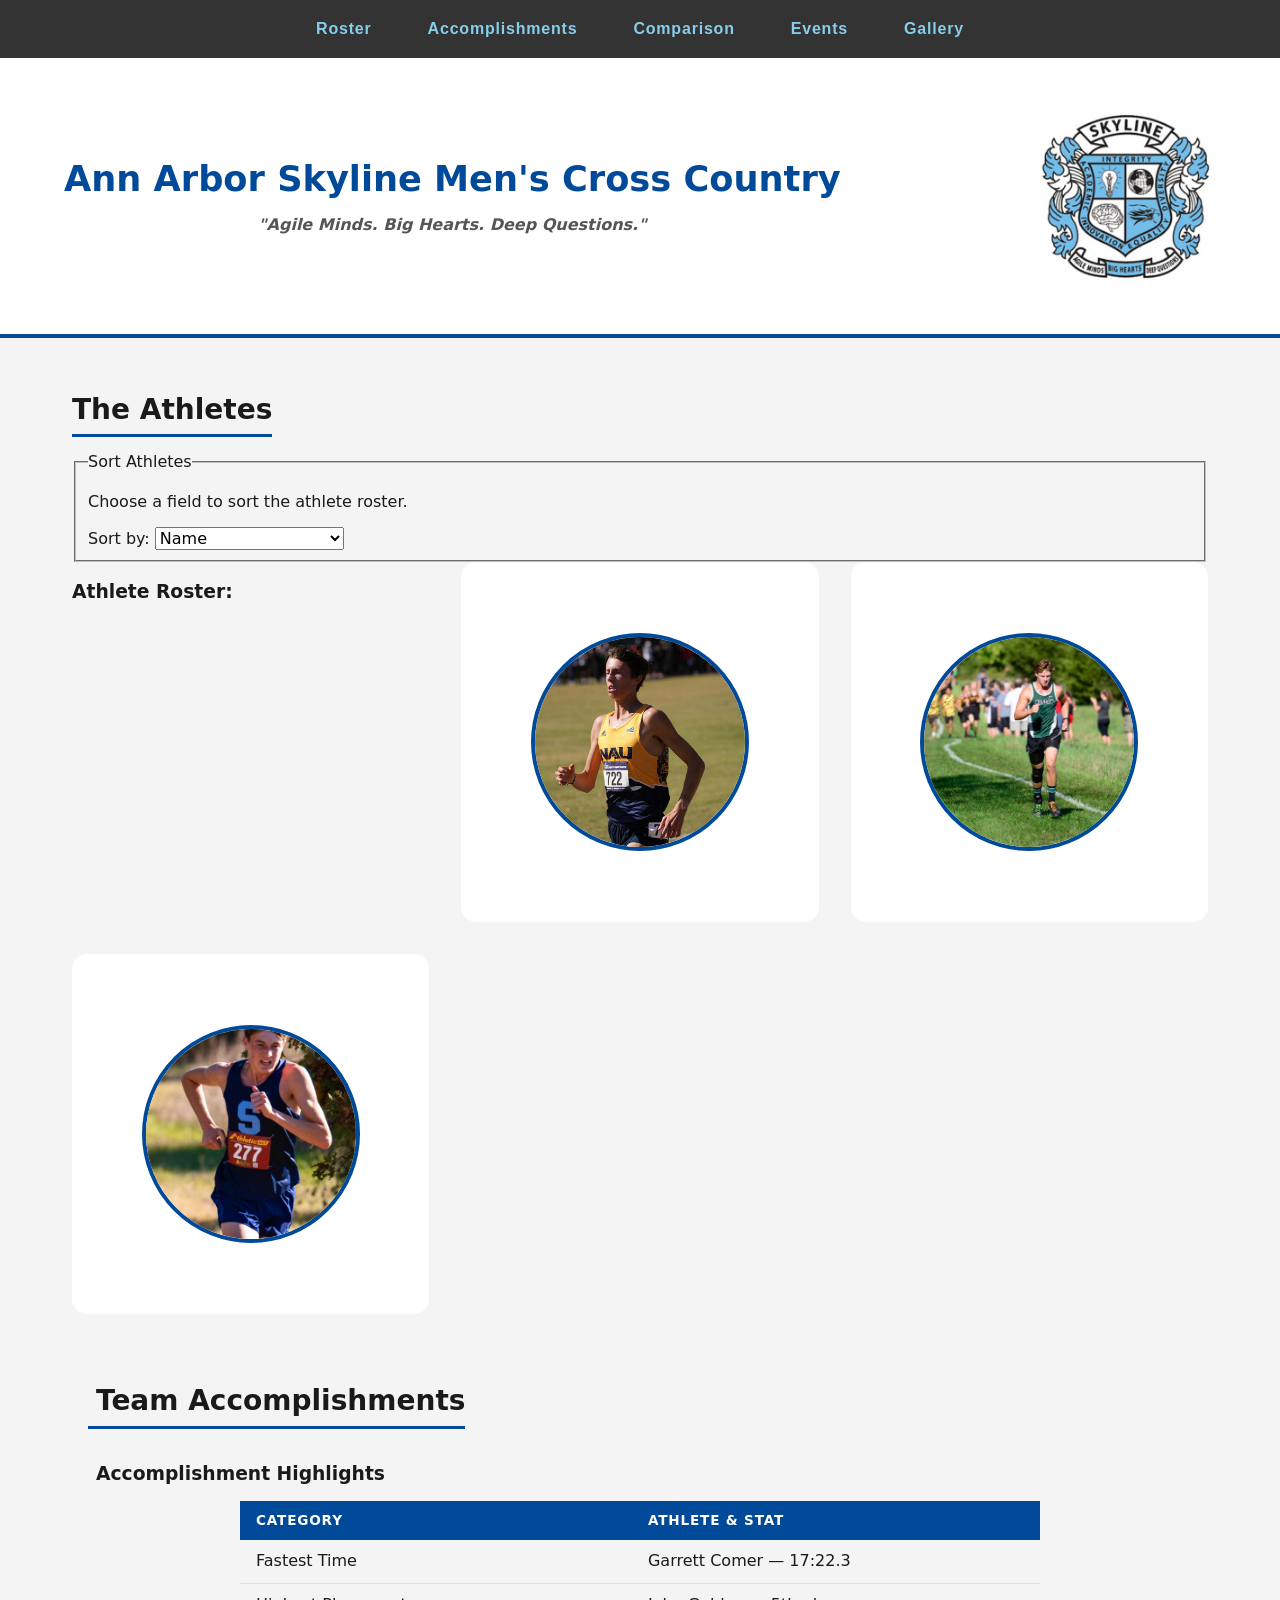
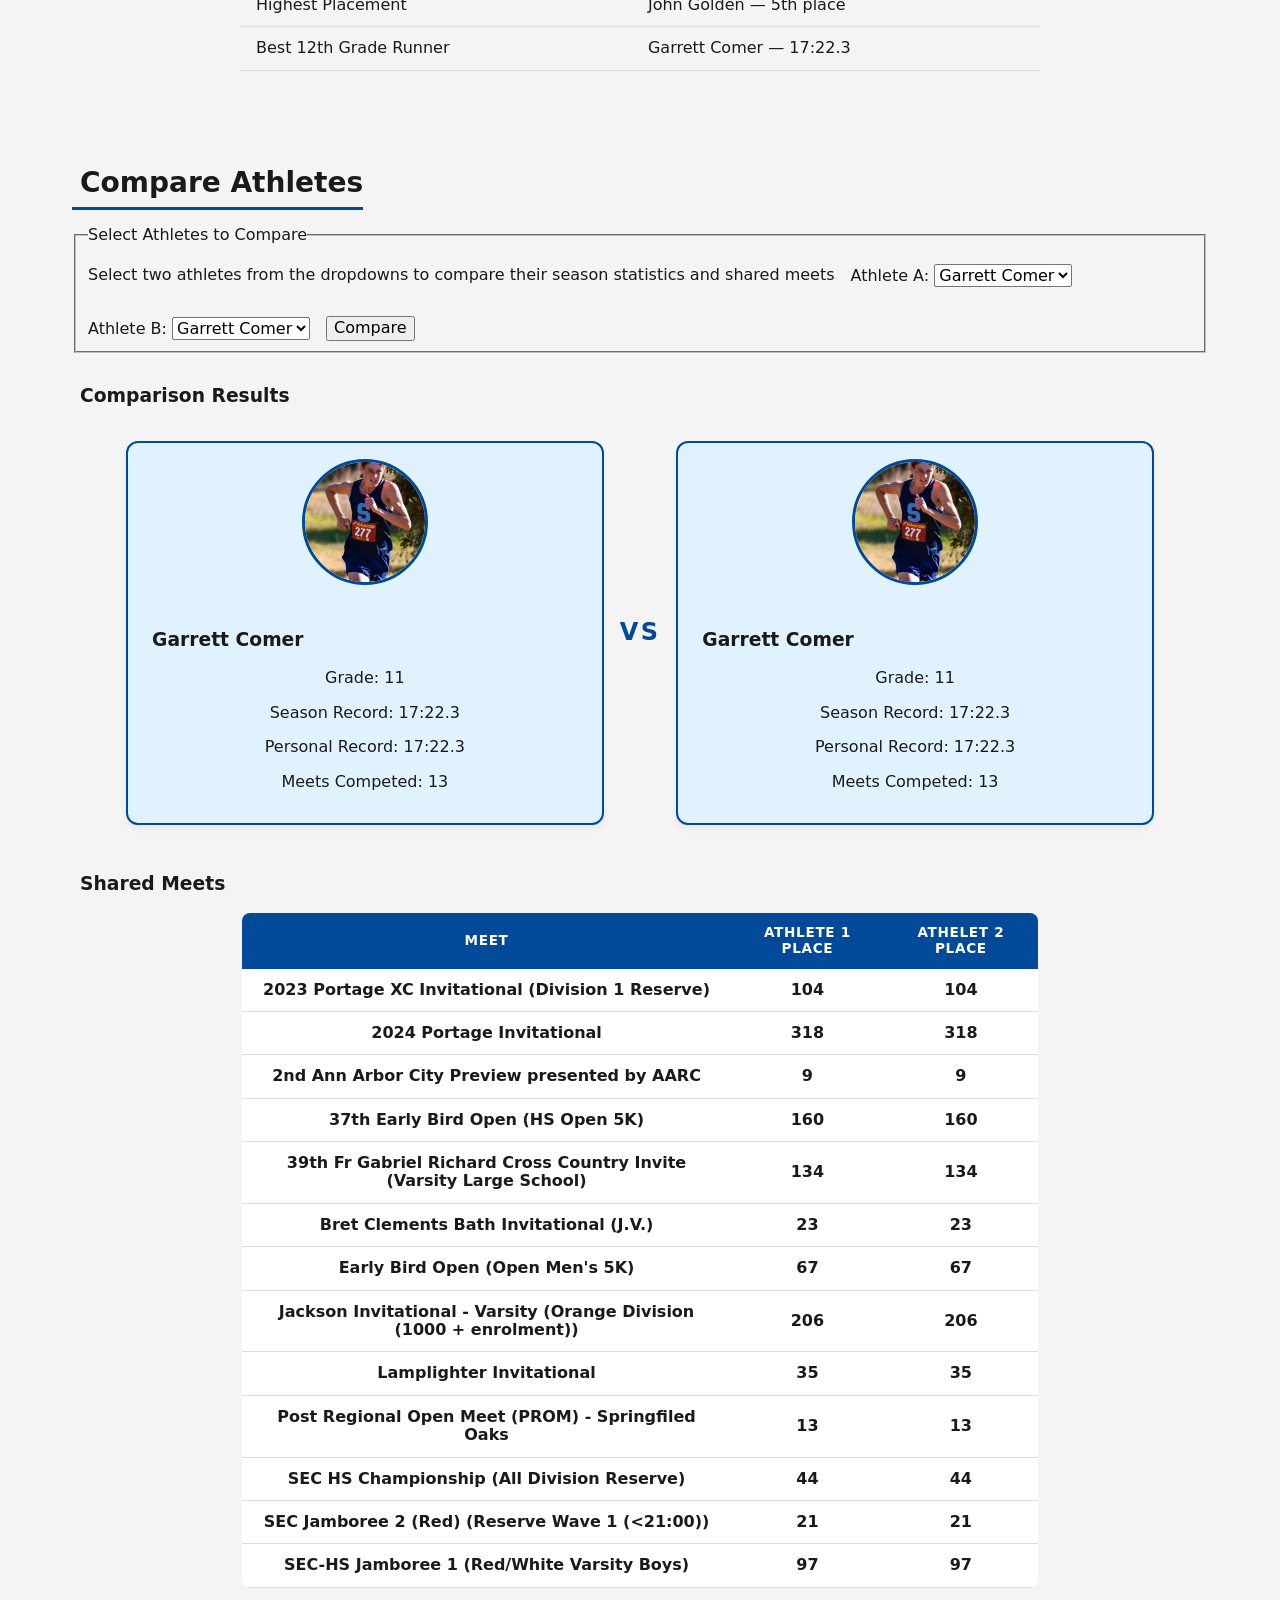
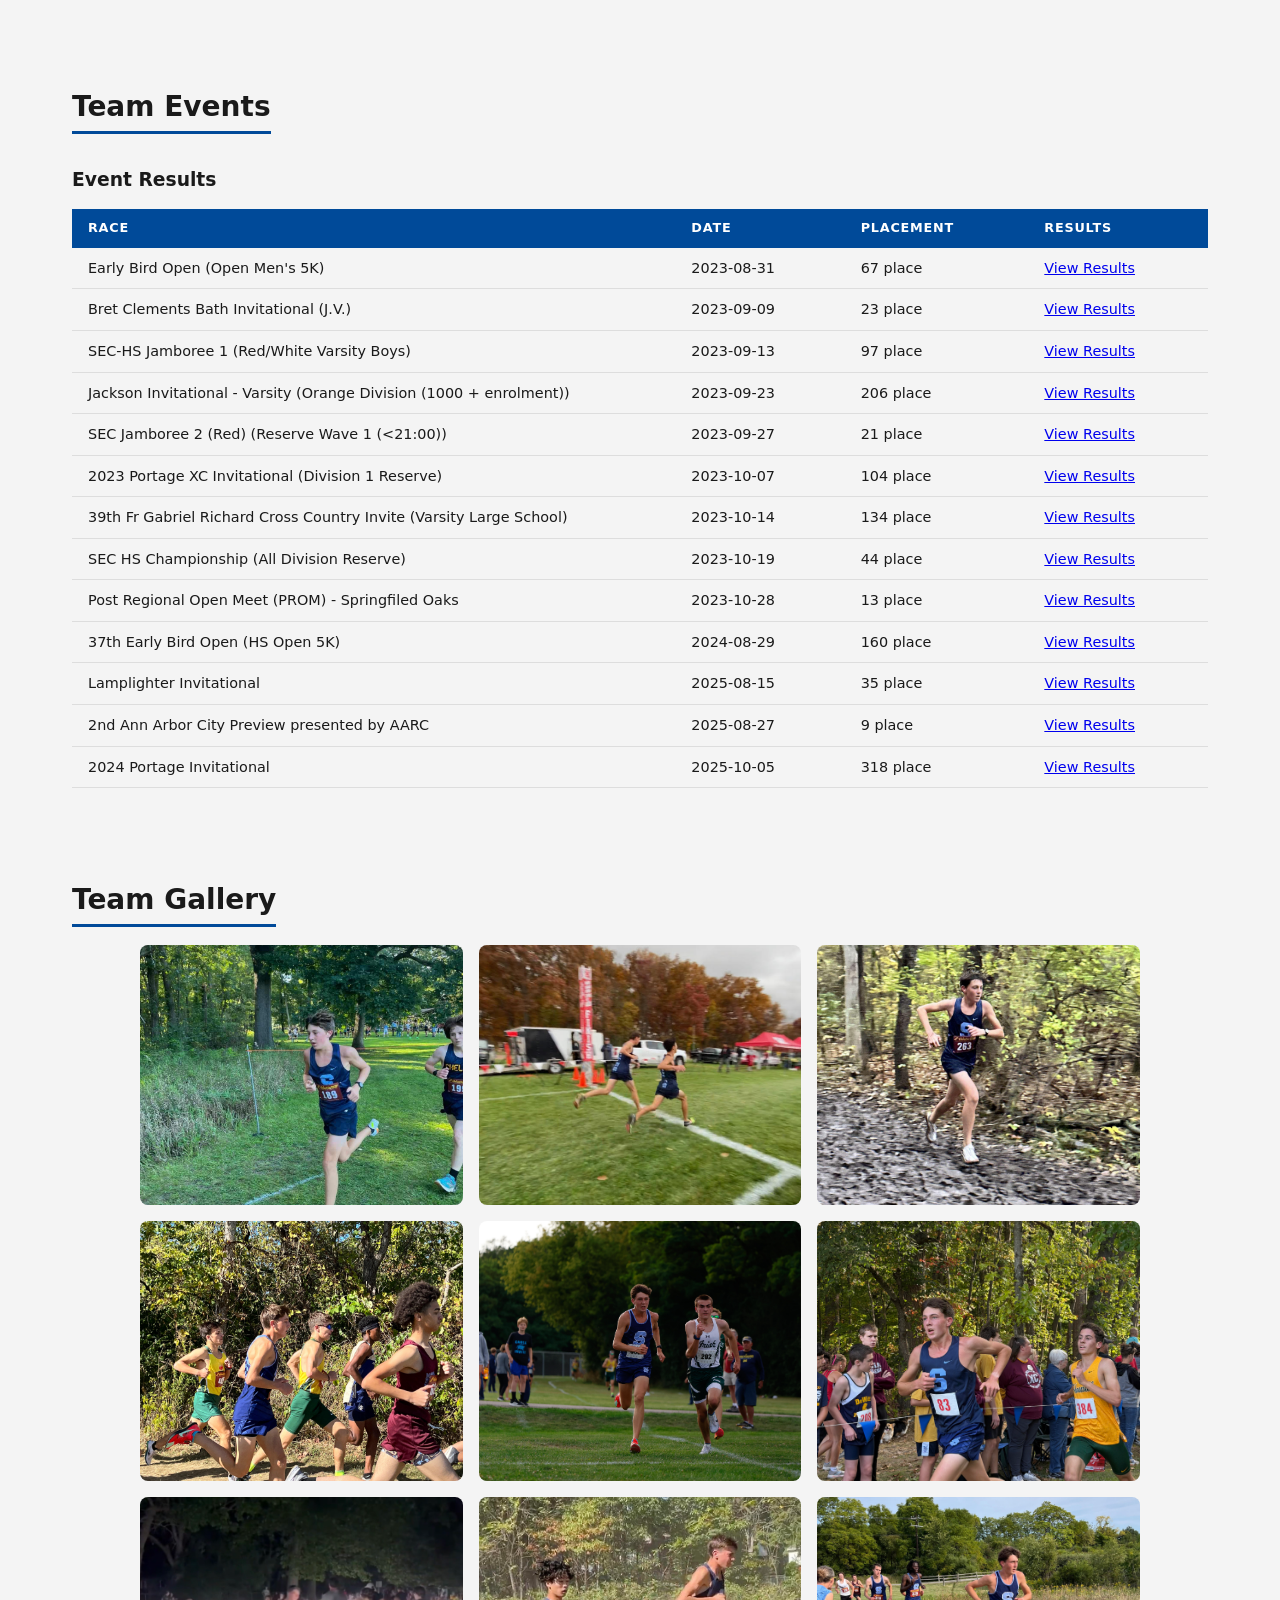
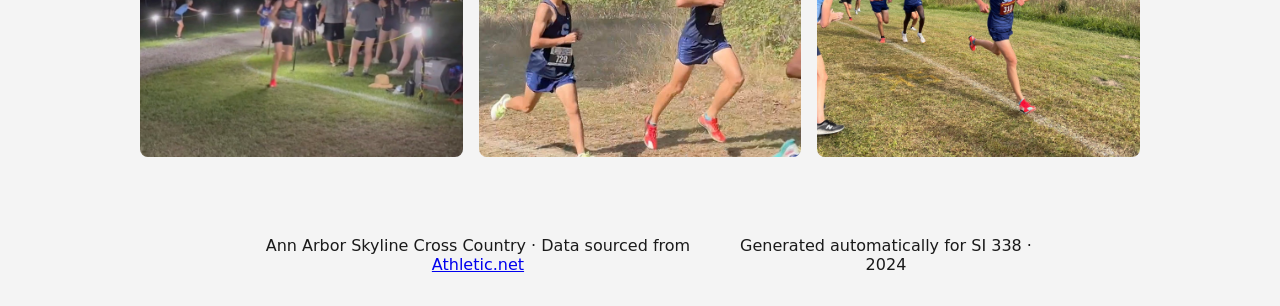
<file: index.html>
<!DOCTYPE html>
<html lang="en">

<head>
  <meta charset="UTF-8" />
  <meta name="viewport" content="width=device-width, initial-scale=1.0" />
  <title>Ann Arbor Skyline</title>
  <link rel="stylesheet" href="styles/style_reset.css">
  <link rel="stylesheet" href="styles/main_page.css">
  <link rel="stylesheet" href="styles/laptop.css">
</head>

<body>

  <nav id="main-nav">
    <div class="nav-container">
      <a href="#team-roster" class="nav-link">Roster</a>
      <a href="#team-accomplishments" class="nav-link">Accomplishments</a>
      <a href="#player-comparison" class="nav-link">Comparison</a>
      <a href="#team-events" class="nav-link">Events</a>
      <a href="#team-gallery" class="nav-link">Gallery</a>
    </div>
  </nav>

  <header>
    <div class="header-text"> 
     <h1>Ann Arbor Skyline Men's Cross Country</h1>
     <h4>"Agile Minds. Big Hearts. Deep Questions."</h4>
    </div>
    <img src="images/athletes/21615274/skyline_logo.png" alt="Skyline High School Logo" class="header-logo">
  </header>

  <main>

    <section id="team-roster">
      <h2>The Athletes</h2>

      <div id="sort-by-choices">
        <form>
          <fieldset>
            <legend>Sort Athletes</legend>

            <p id="sort-instructions">
              Choose a field to sort the athlete roster.
            </p>

            <label for="sort-by">Sort by:</label>
            <select id="sort-by" name="sort-by" aria-describedby="sort-instructions">
              <option value="name">Name</option>
              <option value="grade">Grade</option>
              <option value="season-record">Season Record (SR)</option>
              <option value="personal-record">Personal Record (PR)</option>
            </select>
          </fieldset>
        </form>
      </div>

      <article id="athlete-roster">
        <h3>Athlete Roster:</h3>
        
    <div class="athlete-card"
         data-name="Garrett Comer"
         data-grade="11"
         data-sr="17:22.3"
         data-pr="17:22.3">

      <div class="card-inner">

        <div class="card-front">
          <img
            src="./images/athletes/21615274/profile.jpg"
            alt="Garrett Comer profile picture"
            class="athlete-photo"
            loading="lazy"
          />
        </div>

        <div class="card-back">
          <h3 class="athlete-name">Garrett Comer</h3>
          <p class="athlete-grade">Grade: 11</p>
          <p class="athlete-sr">Season Record: 17:22.3</p>
          <p class="athlete-pr">Personal Record: 17:22.3</p>

          <a href="player_profile.html" class="athlete-link">
            View Profile
          </a>
        </div>

      </div>
    </div>
    <div class="athlete-card"
        data-name="Athlete Name"
        data-grade="12"
        data-sr="00:00.0"
        data-pr="00:00.0">
      <div class="card-inner">

        <div class="card-front">
            <img
                src="./images/athletes/21615274/cross_country_A.jpg"
                alt="Athlete Name profile picture"
                class="athlete-photo"
                loading="lazy"
            />
        </div>

        <div class="card-back">
            <h3 class="athlete-name">Brady Smith</h3>
            <p class="athlete-grade">Grade: 12</p>
            <p class="athlete-sr">Season Record: 17:58.4</p>
            <p class="athlete-pr">Personal Record: 17:50.2</p>
            <a href="player_profile.html" class="athlete-link">View Profile</a>
        </div>
    </div>
  </div>

    <div class="athlete-card"
        data-name="Athlete Name"
        data-grade="12"
        data-sr="00:00.0"
        data-pr="00:00.0">
      <div class="card-inner">

        <div class="card-front">
            <img
                src="./images/athletes/21615274/cross_country_B.jpg"
                alt="Athlete Name profile picture"
                class="athlete-photo"
                loading="lazy"
            />
        </div>

        <div class="card-back">
            <h3 class="athlete-name">John Golden</h3>
            <p class="athlete-grade">Grade: 12</p>
            <p class="athlete-sr">Season Record: 19:03.4</p>
            <p class="athlete-pr">Personal Record: 18:40.2</p>
            <a href="player_profile.html" class="athlete-link">View Profile</a>
        </div>
    </div>
  </div>
    
    </article>
  </section>

  <section id="team-accomplishments">
    <h2>Team Accomplishments</h2>
    <article>
        <h3>Accomplishment Highlights</h3>
        <table class="accomplishments-table">
            <thead>
                <tr>
                    <th>Category</th>
                    <th>Athlete & Stat</th>
                </tr>
            </thead>
            <tbody>
                <tr>
                    <td data-label="Category">Fastest Time</td>
                    <td data-label="Athlete & Stat">Garrett Comer — 17:22.3</td>
                </tr>
                <tr>
                    <td data-label="Category">Highest Placement</td>
                    <td data-label="Athlete & Stat">John Golden — 5th place</td>
                </tr>
                <tr>
                    <td data-label="Category">Best 12th Grade Runner</td>
                    <td data-label="Athlete & Stat">Garrett Comer — 17:22.3</td>
                </tr>
                </tbody>
        </table>
    </article>
  </section>

    <section id="player-comparison">
      <h2>Compare Athletes</h2>

      <div class="comparison-controls">
        <form>
          <fieldset>
            <legend>Select Athletes to Compare</legend>

            <p id="comparison-instructions">
              Select two athletes from the dropdowns to compare their season
              statistics and shared meets
            </p>

            <div class="comparison-select">
              <label for="athlete-a">Athlete A:</label>
              <select id="athlete-a" name="athlete-a" aria-describedby="comparison-instructions">
                <option value="21615274" selected>Garrett Comer</option>
              </select>
            </div>

            <div class="comparison-select">
              <label for="athlete-b">Athlete B:</label>
              <select id="athlete-b" name="athlete-b" aria-describedby="comparison-instructions">
                <option value="21615274" selected>Garrett Comer</option>
              </select>
            </div>

            <button type="button" id="compare-button">
              Compare
            </button>
          </fieldset>
        </form>
      </div>

      <article id="comparison-results">
        <h3>Comparison Results</h3>
        
    <div class="comparison-cards">

      <div class="comparison-card">
        <img src="./images/athletes/21615274/profile.jpg" alt="Garrett Comer profile picture" />
        <h3>Garrett Comer</h3>
        <p>Grade: 11</p>
        <p>Season Record: 17:22.3</p>
        <p>Personal Record: 17:22.3</p>
        <p>Meets Competed: 13</p>
      </div>

      <div class="comparison-card">
        <img src="./images/athletes/21615274/profile.jpg" alt="Garrett Comer profile picture" />
        <h3>Garrett Comer</h3>
        <p>Grade: 11</p>
        <p>Season Record: 17:22.3</p>
        <p>Personal Record: 17:22.3</p>
        <p>Meets Competed: 13</p>
      </div>

    </div>

    
        <div class="shared-meets">
          <h3>Shared Meets</h3>
          <table>
            <thead>
              <tr>
                <th>Meet</th>
                <th>Athlete 1 Place</th>
                <th>Athelet 2 Place</th>
              </tr>
            </thead>
            <tbody>
              <tr><td data-label="Meet">2023 Portage XC Invitational (Division 1 Reserve)</td><td data-label="Athlete 1 Place">104</td><td data-label="Athlete 2 Place">104</td></tr>
              <tr><td data-label="Meet">2024 Portage Invitational</td><td data-label="Athlete 1 Place">318</td><td data-label="Athlete 2 Place">318</td></tr>
              <tr><td data-label="Meet">2nd Ann Arbor City Preview presented by AARC</td><td data-label="Athlete 1 Place">9</td><td data-label="Athlete 2 Place">9</td></tr>
              <tr><td data-label="Meet">37th Early Bird Open (HS Open 5K)</td><td data-label="Athlete 1 Place">160</td><td data-label="Athlete 2 Place">160</td></tr>
              <tr><td data-label="Meet">39th Fr Gabriel Richard Cross Country Invite (Varsity Large School)</td><td data-label="Athlete 1 Place">134</td><td data-label="Athlete 2 Place">134</td></tr>
              <tr><td data-label="Meet">Bret Clements Bath Invitational (J.V.)</td><td data-label="Athlete 1 Place">23</td><td data-label="Athlete 2 Place">23</td></tr>
              <tr><td data-label="Meet">Early Bird Open (Open Men&#39;s 5K)</td><td data-label="Athlete 1 Place">67</td><td data-label="Athlete 2 Place">67</td></tr>
              <tr><td data-label="Meet">Jackson Invitational - Varsity (Orange Division (1000 + enrolment))</td><td data-label="Athlete 1 Place">206</td><td data-label="Athlete 2 Place">206</td></tr>
              <tr><td data-label="Meet">Lamplighter Invitational</td><td data-label="Athlete 1 Place">35</td><td data-label="Athlete 2 Place">35</td></tr>
              <tr><td data-label="Meet">Post Regional Open Meet (PROM) - Springfiled Oaks</td><td data-label="Athlete 1 Place">13</td><td data-label="Athlete 2 Place">13</td></tr>
              <tr><td data-label="Meet">SEC HS Championship (All Division Reserve)</td><td data-label="Athlete 1 Place">44</td><td data-label="Athlete 2 Place">44</td></tr>
              <tr><td data-label="Meet">SEC Jamboree 2 (Red) (Reserve Wave 1 (&lt;21:00))</td><td data-label="Athlete 1 Place">21</td><td data-label="Athlete 2 Place">21</td></tr>
              <tr><td data-label="Meet">SEC-HS Jamboree 1 (Red/White Varsity Boys)</td><td data-label="Athlete 1 Place">97</td><td data-label="Athlete 2 Place">97</td></tr>
            </tbody>
          </table>
        </div>
        
    
      </article>
    </section>

    <section id="team-events">
      <h2>Team Events</h2>

      <article>
        <h3>Event Results</h3>
        <table id="events-table">
          <thead>
            <tr>
              <th>Race</th>
              <th>Date</th>
              <th>Placement</th>
              <th>Results</th>
            </tr>
          </thead>
          <tbody>
            <tr><td data-label="Race">Early Bird Open (Open Men&#39;s 5K)</td><td data-label="Date">2023-08-31</td><td data-label="Placement">67 place</td><td data-label="Results"><a href="https://www.athletic.net/CrossCountry/meet/223660/results/894305" target="_blank">View Results</a></td></tr>
            <tr><td data-label="Race">Bret Clements Bath Invitational (J.V.)</td><td data-label="Date">2023-09-09</td><td data-label="Placement">23 place</td><td data-label="Results"><a href="https://www.athletic.net/CrossCountry/meet/221738/results/887403" target="_blank">View Results</a></td></tr>
            <tr><td data-label="Race">SEC-HS Jamboree 1 (Red/White Varsity Boys)</td><td data-label="Date">2023-09-13</td><td data-label="Placement">97 place</td><td data-label="Results"><a href="https://www.athletic.net/CrossCountry/meet/221764/results/887492" target="_blank">View Results</a></td></tr>
            <tr><td data-label="Race">Jackson Invitational - Varsity (Orange Division (1000 + enrolment))</td><td data-label="Date">2023-09-23</td><td data-label="Placement">206 place</td><td data-label="Results"><a href="https://www.athletic.net/CrossCountry/meet/221802/results/887639" target="_blank">View Results</a></td></tr>
            <tr><td data-label="Race">SEC Jamboree 2 (Red) (Reserve Wave 1 (&lt;21:00))</td><td data-label="Date">2023-09-27</td><td data-label="Placement">21 place</td><td data-label="Results"><a href="https://www.athletic.net/CrossCountry/meet/222702/results/890995" target="_blank">View Results</a></td></tr>
            <tr><td data-label="Race">2023 Portage XC Invitational (Division 1 Reserve)</td><td data-label="Date">2023-10-07</td><td data-label="Placement">104 place</td><td data-label="Results"><a href="https://www.athletic.net/CrossCountry/meet/221793/results/887586" target="_blank">View Results</a></td></tr>
            <tr><td data-label="Race">39th Fr Gabriel Richard Cross Country Invite (Varsity Large School)</td><td data-label="Date">2023-10-14</td><td data-label="Placement">134 place</td><td data-label="Results"><a href="https://www.athletic.net/CrossCountry/meet/221531/results/886426" target="_blank">View Results</a></td></tr>
            <tr><td data-label="Race">SEC HS Championship (All Division Reserve)</td><td data-label="Date">2023-10-19</td><td data-label="Placement">44 place</td><td data-label="Results"><a href="https://www.athletic.net/CrossCountry/meet/221762/results/887481" target="_blank">View Results</a></td></tr>
            <tr><td data-label="Race">Post Regional Open Meet (PROM) - Springfiled Oaks</td><td data-label="Date">2023-10-28</td><td data-label="Placement">13 place</td><td data-label="Results"><a href="https://www.athletic.net/CrossCountry/meet/229906/results/916818" target="_blank">View Results</a></td></tr>
            <tr><td data-label="Race">37th Early Bird Open (HS Open 5K)</td><td data-label="Date">2024-08-29</td><td data-label="Placement">160 place</td><td data-label="Results"><a href="https://www.athletic.net/CrossCountry/meet/235827/results/943367" target="_blank">View Results</a></td></tr>
            <tr><td data-label="Race">Lamplighter Invitational</td><td data-label="Date">2025-08-15</td><td data-label="Placement">35 place</td><td data-label="Results"><a href="https://www.athletic.net/CrossCountry/meet/247194/results/1007644" target="_blank">View Results</a></td></tr>
            <tr><td data-label="Race">2nd Ann Arbor City Preview presented by AARC</td><td data-label="Date">2025-08-27</td><td data-label="Placement">9 place</td><td data-label="Results"><a href="https://www.athletic.net/CrossCountry/meet/253860/results/1013715" target="_blank">View Results</a></td></tr>
            <tr><td data-label="Race">2024 Portage Invitational</td><td data-label="Date">2025-10-05</td><td data-label="Placement">318 place</td><td data-label="Results"><a href="https://www.athletic.net/CrossCountry/meet/237295/results/948796" target="_blank">View Results</a></td></tr>
          </tbody>
        </table>
      </article>
    </section>

    <section id="team-gallery">
      <h2>Team Gallery</h2>

      <article class="gallery-grid">
        <img src="./images/athletes/21615274/2023EarlyBirdOpen.jpg" alt="Team event photo Bird Open 2023" loading="lazy" />
        <img src="./images/athletes/21615274/2023PROM.jpg" alt="Team event photo 2023 Prom" loading="lazy" />
        <img src="./images/athletes/21615274/2023SECHSChampionship.jpg" alt="Team event photo SEC Championship" loading="lazy" />
        <img src="./images/athletes/21615274/2025_20thRiverRatOpen.jpg" alt="Team event photo River Rat Open" loading="lazy" />
        <img src="./images/athletes/21615274/2025AARC.jpg" alt="Team event photo AARC" loading="lazy" />
        <img src="./images/athletes/21615274/2025DeWittXCInvitational.jpg" alt="Team event photo DeWitt Invitational" loading="lazy" />
        <img src="./images/athletes/21615274/2025Lamplighter.jpg" alt="Team event photo Lamp Lighter" loading="lazy" />
        <img src="./images/athletes/21615274/2025PortageInvitational.jpg" alt="Team event photo Portage Invitational" loading="lazy" />
        <img src="./images/athletes/21615274/2025SEC_HSJamboree1.jpg" alt="Team event photo SEC Jamboree" loading="lazy" />
      </article>
    </section>

  </main>

  <footer id="site-footer">
    <div class="footer-content">
      <p>
        Ann Arbor Skyline Cross Country &middot;
        Data sourced from
        <a href="https://www.athletic.net" target="_blank" rel="noopener">
          Athletic.net
        </a>
      </p>

      <p>
        Generated automatically for SI 338 &middot;
        <span class="footer-year">2024</span>
      </p>
    </div>
  </footer>
<script src="scripts/main.js" defer></script>
</body>

</html>
</file>
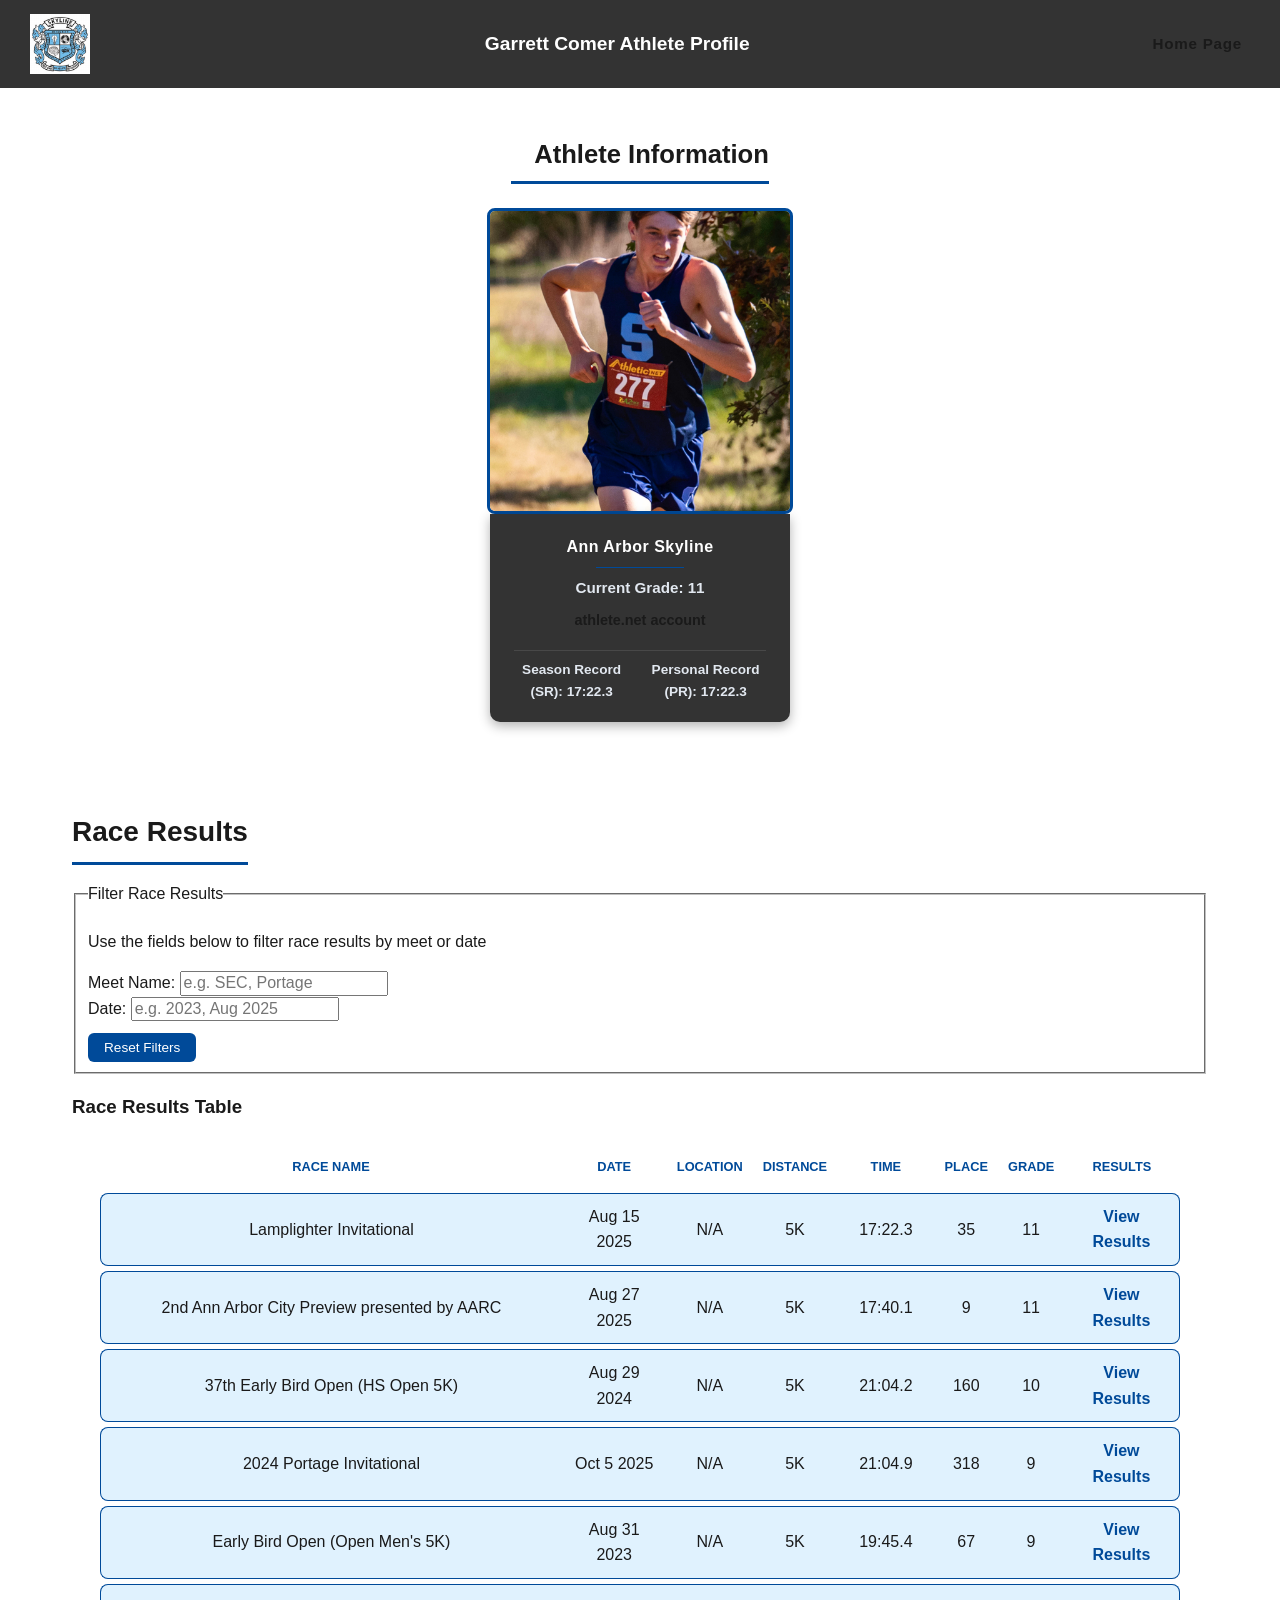
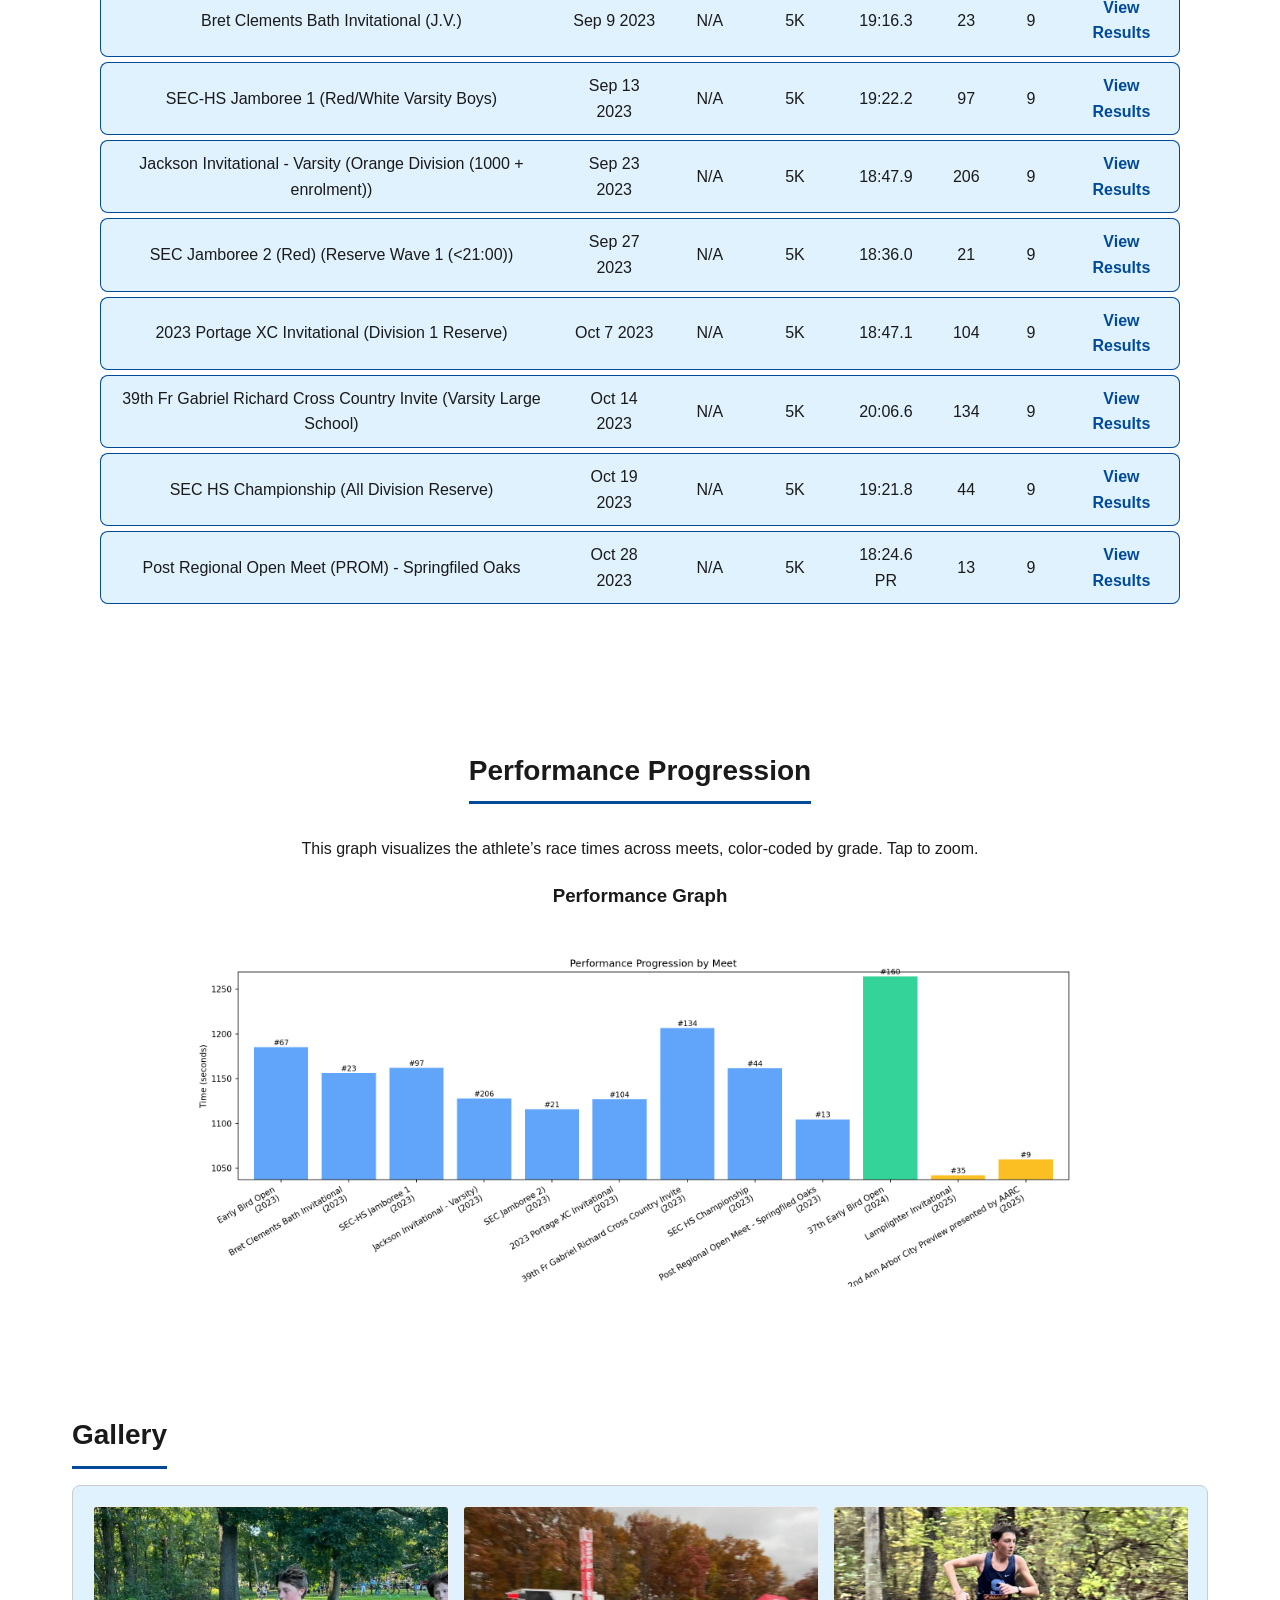
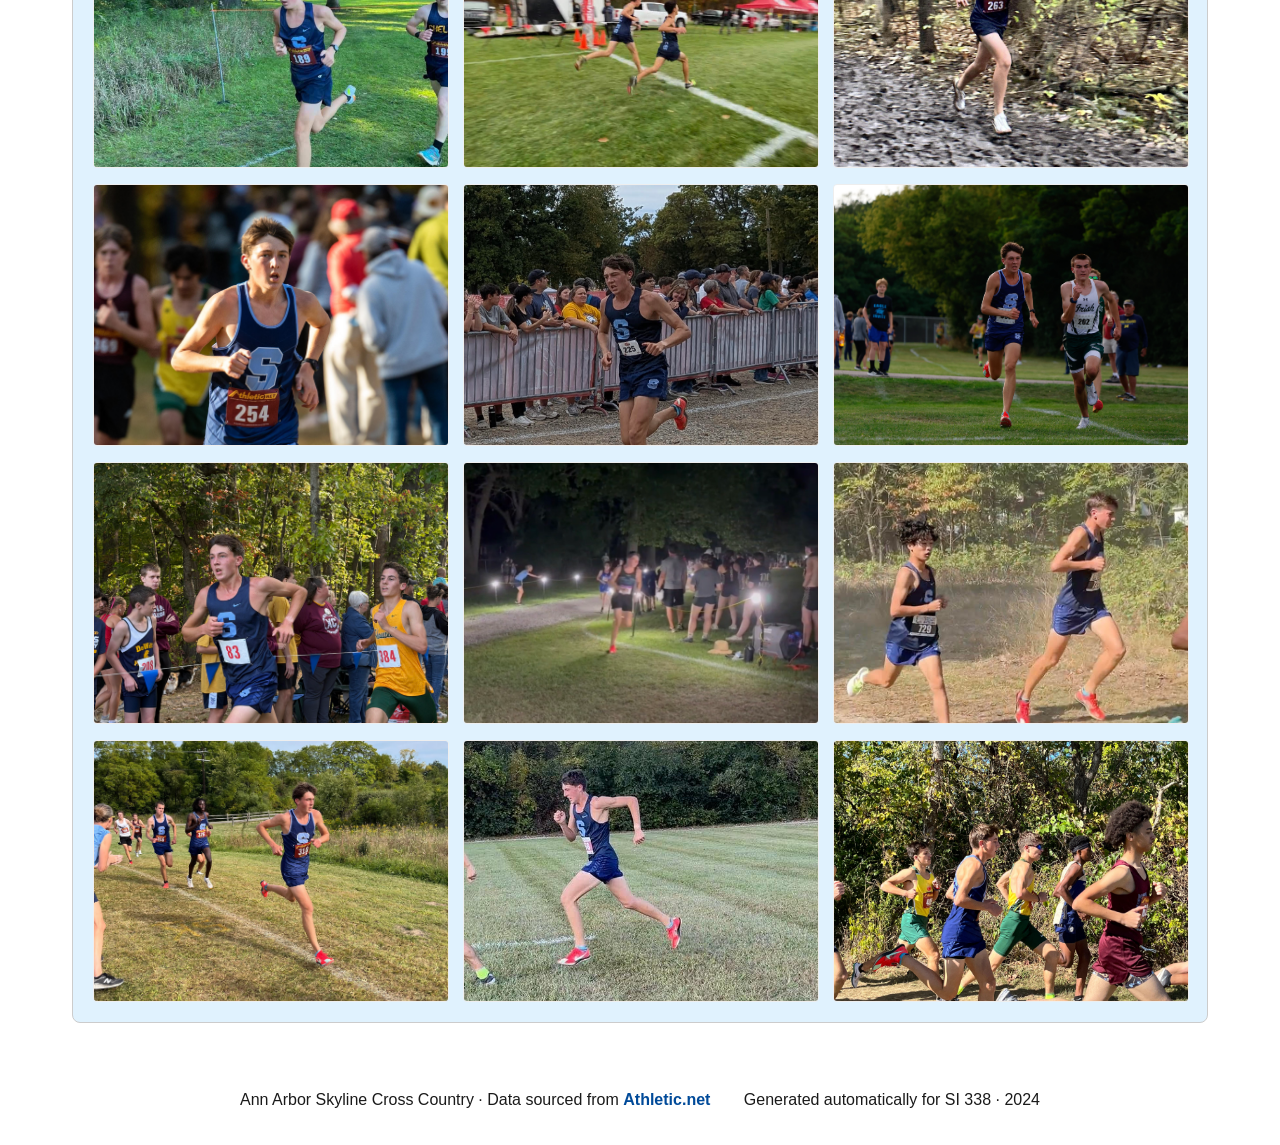
<file: player_profile.html>
<!DOCTYPE html>
<html lang="en">

<head>
  <meta charset="UTF-8" />
  <meta name="viewport" content="width=device-width, initial-scale=1.0" />
  <title>Garrett Comer</title>
  <link rel="stylesheet" href="styles/style_reset.css">
  <link rel="stylesheet" href="styles/player_styles.css">
  <link rel="stylesheet" href="styles/laptop.css">
  
</head>

<body>

  <nav id="athlete-nav">
    <div class="nav-container">
      <img src="images/athletes/21615274/skyline_logo.png" alt="Skyline High School Logo" class="nav-logo"/>
      <span class="nav-title">Garrett Comer Athlete Profile</span>
      <a href="index.html" class="nav-link">Home Page</a>
    </div>
  </nav>

  <header id="athlete-header">
    <article class="athlete-info">
      <h2>Athlete Information</h2>
      <img src="images/athletes/21615274/profile.jpg" alt="Athlete profile picture" class="athlete-photo" />

      <div class="athlete-info-card">
        <p class="athlete-school">Ann Arbor Skyline</p>
        <p class="athlete-grade">Current Grade: 11</p>

        <a href="https://www.athletic.net/athlete/21615274/cross-country/">
        athlete.net account
        </a>

        <div class="athlete-records">
          <p class="athlete-sr">Season Record (SR): 17:22.3</p>
          <p class="athlete-pr">Personal Record (PR): 17:22.3</p>
        </div>
      </div>
    </article>
  </header>

  <main>

    <section id="athlete-results">
      <h2>Race Results</h2>

      <div class="results-filters">
        <form>
          <fieldset>
            <legend>Filter Race Results</legend>

            <p id="filter-instructions">
              Use the fields below to filter race results by meet or date
            </p>

            <div class="filter-group">
              <label for="filter-meet">Meet Name:</label>
              <input type="text" id="filter-meet" name="filter-meet" placeholder="e.g. SEC, Portage" aria-describedby="filter-instructions"/>
            </div>

            <div class="filter-group">
              <label for="filter-date">Date:</label>
              <input type="text" id="filter-date" name="filter-date" placeholder="e.g. 2023, Aug 2025" aria-describedby="filter-instructions"/>
            </div>
          </fieldset>
        </form>
      </div>

      <article>
        <h3>Race Results Table</h3>

        <table id="results-table">
          <thead>
            <tr>
              <th>Race Name</th>
              <th>Date</th>
              <th>Location</th>
              <th>Distance</th>
              <th>Time</th>
              <th>Place</th>
              <th>Grade</th>
              <th>Results</th>
            </tr>
          </thead>
          <tbody>
          <tr><td>Lamplighter Invitational</td><td>Aug 15 2025</td><td>N/A</td><td>5K</td><td>17:22.3</td><td>35</td><td>11</td><td><a href="https://www.athletic.net/CrossCountry/meet/247194/results/1007644" target="_blank">View Results</a></td></tr>
          <tr><td>2nd Ann Arbor City Preview presented by AARC</td><td>Aug 27 2025</td><td>N/A</td><td>5K</td><td>17:40.1</td><td>9</td><td>11</td><td><a href="https://www.athletic.net/CrossCountry/meet/253860/results/1013715" target="_blank">View Results</a></td></tr>
          <tr><td>37th Early Bird Open (HS Open 5K)</td><td>Aug 29 2024</td><td>N/A</td><td>5K</td><td>21:04.2</td><td>160</td><td>10</td><td><a href="https://www.athletic.net/CrossCountry/meet/235827/results/943367" target="_blank">View Results</a></td></tr>
          <tr><td>2024 Portage Invitational</td><td>Oct 5 2025</td><td>N/A</td><td>5K</td><td>21:04.9</td><td>318</td><td>9</td><td><a href="https://www.athletic.net/CrossCountry/meet/237295/results/948796" target="_blank">View Results</a></td></tr>
          <tr><td>Early Bird Open (Open Men&#39;s 5K)</td><td>Aug 31 2023</td><td>N/A</td><td>5K</td><td>19:45.4</td><td>67</td><td>9</td><td><a href="https://www.athletic.net/CrossCountry/meet/223660/results/894305" target="_blank">View Results</a></td></tr>
          <tr><td>Bret Clements Bath Invitational (J.V.)</td><td>Sep 9 2023</td><td>N/A</td><td>5K</td><td>19:16.3</td><td>23</td><td>9</td><td><a href="https://www.athletic.net/CrossCountry/meet/221738/results/887403" target="_blank">View Results</a></td></tr>
          <tr><td>SEC-HS Jamboree 1 (Red/White Varsity Boys)</td><td>Sep 13 2023</td><td>N/A</td><td>5K</td><td>19:22.2</td><td>97</td><td>9</td><td><a href="https://www.athletic.net/CrossCountry/meet/221764/results/887492" target="_blank">View Results</a></td></tr>
          <tr><td>Jackson Invitational - Varsity (Orange Division (1000 + enrolment))</td><td>Sep 23 2023</td><td>N/A</td><td>5K</td><td>18:47.9</td><td>206</td><td>9</td><td><a href="https://www.athletic.net/CrossCountry/meet/221802/results/887639" target="_blank">View Results</a></td></tr>
          <tr><td>SEC Jamboree 2 (Red) (Reserve Wave 1 (&lt;21:00))</td><td>Sep 27 2023</td><td>N/A</td><td>5K</td><td>18:36.0</td><td>21</td><td>9</td><td><a href="https://www.athletic.net/CrossCountry/meet/222702/results/890995" target="_blank">View Results</a></td></tr>
          <tr><td>2023 Portage XC Invitational (Division 1 Reserve)</td><td>Oct 7 2023</td><td>N/A</td><td>5K</td><td>18:47.1</td><td>104</td><td>9</td><td><a href="https://www.athletic.net/CrossCountry/meet/221793/results/887586" target="_blank">View Results</a></td></tr>
          <tr><td>39th Fr Gabriel Richard Cross Country Invite (Varsity Large School)</td><td>Oct 14 2023</td><td>N/A</td><td>5K</td><td>20:06.6</td><td>134</td><td>9</td><td><a href="https://www.athletic.net/CrossCountry/meet/221531/results/886426" target="_blank">View Results</a></td></tr>
          <tr><td>SEC HS Championship (All Division Reserve)</td><td>Oct 19 2023</td><td>N/A</td><td>5K</td><td>19:21.8</td><td>44</td><td>9</td><td><a href="https://www.athletic.net/CrossCountry/meet/221762/results/887481" target="_blank">View Results</a></td></tr>
          <tr><td>Post Regional Open Meet (PROM) - Springfiled Oaks</td><td>Oct 28 2023</td><td>N/A</td><td>5K</td><td>18:24.6 PR</td><td>13</td><td>9</td><td><a href="https://www.athletic.net/CrossCountry/meet/229906/results/916818" target="_blank">View Results</a></td></tr>
          </tbody>
        </table>
      </article>
    </section>

    <section id="performance-graph">
      <h2>Performance Progression</h2>

      <div>
        <p id="graph-description">
          This graph visualizes the athlete’s race times across meets,
          color-coded by grade. Tap to zoom.
        </p>
      </div>

      <article>
        <h3>Performance Graph</h3>

        <img src="images/athletes/21615274/performance.png" alt="Athlete performance progression graph"
          aria-describedby="graph-description" style="max-width: 100%; height: auto;" />
      </article>
    </section>

    <section id="athlete-gallery">
      <h2>Gallery</h2>

      <article class="gallery-grid">
        <img src="images/athletes/21615274/2023EarlyBirdOpen.jpg" alt="Race gallery photo: 2023Earlybirdopen" loading="lazy" />
        <img src="images/athletes/21615274/2023PROM.jpg" alt="Race gallery photo: 2023Prom" loading="lazy" />
        <img src="images/athletes/21615274/2023SECHSChampionship.jpg" alt="Race gallery photo: 2023Sechschampionship" loading="lazy" />
        <img src="images/athletes/21615274/2024EarlyBirdOpen.jpg" alt="Race gallery photo: 2024Earlybirdopen" loading="lazy" />
        <img src="images/athletes/21615274/202557thHolly-Duane.jpg" alt="Race gallery photo: 202557Thholly Duane" loading="lazy" />
        <img src="images/athletes/21615274/2025AARC.jpg" alt="Race gallery photo: 2025Aarc" loading="lazy" />
        <img src="images/athletes/21615274/2025DeWittXCInvitational.jpg" alt="Race gallery photo: 2025Dewittxcinvitational" loading="lazy" />
        <img src="images/athletes/21615274/2025Lamplighter.jpg" alt="Race gallery photo: 2025Lamplighter" loading="lazy" />
        <img src="images/athletes/21615274/2025PortageInvitational.jpg" alt="Race gallery photo: 2025Portageinvitational" loading="lazy" />
        <img src="images/athletes/21615274/2025SEC_HSJamboree1.jpg" alt="Race gallery photo: 2025Sec Hsjamboree1" loading="lazy" />
        <img src="images/athletes/21615274/2025SEC_HSJamboree2.jpg" alt="Race gallery photo: 2025Sec Hsjamboree2" loading="lazy" />
        <img src="images/athletes/21615274/2025_20thRiverRatOpen.jpg" alt="Race gallery photo: 2025 20Thriverratopen" loading="lazy" />
      </article>
    </section>

  </main>

  <footer id="site-footer">
    <div class="footer-content">
      <p>
        Ann Arbor Skyline Cross Country &middot;
        Data sourced from
        <a href="https://www.athletic.net" target="_blank" rel="noopener">
          Athletic.net
        </a>
      </p>

      <p>
        Generated automatically for SI 338 &middot;
        <span class="footer-year">2024</span>
      </p>
    </div>
  </footer>
<script src="scripts/player.js" defer></script>
</body>

</html>
</file>
<file: styles/main_page.css>
/* --- CSS color variables --- */
:root {
    /* Color Variables */
    --primary-blue: #004a99;
    --accent-sky: #e0f2fe;
    --text-dark: #1a1a1a;
    --text-light: #ffffff;
    --bg-grey: #f4f4f4;
    --nav-bg: #333333;
    
    /* Spacing units */
    --spacing-sm: 0.5rem;
    --spacing-md: 1rem;
    --spacing-lg: 2rem;
}


/* --- Base styles --- */
body {
    background-color: var(--bg-grey);
    color: var(--text-dark);
}

html {
    scroll-behavior: smooth;
}

main, section, header, footer {
    width: 100%;
    overflow-x: hidden; 
    box-sizing: border-box;
}


/* --- Nav section --- */
#main-nav {
    background-color: var(--nav-bg); 
    position: sticky;
    top: 0;
    z-index: 10000;
    width: 100%;
}

.nav-container {
    display: flex;
    flex-direction: row;
    justify-content: space-around;
    align-items: center;
    padding: 5px 0;
    overflow-x: auto; /* Allows swiping if screen is extremely narrow */
}

.nav-link {
    font-weight: bold;
    padding: 10px 5px; 
    font-size: 14px; 
    color: skyblue;
    font-family: Montserrat, sans-serif;
    text-decoration: none;
    transition: color 0.3s ease;
}

.nav-link:hover, .nav-link:focus {
    color: var(--text-light);
    outline: 1px solid white;
}

@media (min-width: 768px) {
    .nav-link {
        font-size: 20px; 
        padding: 15px 20px;
    }
    
    .nav-container {
        flex-direction: row; /* Horizontal layout for larger screens */
        justify-content: center;
        gap: var(--spacing-lg);
    }
}


/* --- Header section --- */
header {
    display: flex;
    flex-direction: column;
    align-items: center;
    justify-content: flex-start;
    padding: var(--spacing-md) var(--spacing-sm); /* Reduced padding for mobile */
    background-color: var(--text-light);
    border-bottom: 4px solid var(--primary-blue);
    min-height: 250px; /* Ensures space for the logo */
}

header h1 {
    font-size: 22px; 
    color: var(--primary-blue);
    margin: 0; /* Remove default margins to stick to top */
    padding: 0;
    line-height: 1.1;
}

header h4 {
    font-size: 0.9rem;
    font-style: italic;
    color: #555;
    margin: var(--spacing-sm) 0;
}

.header-logo {
    width: 100px;
    height: auto;
    margin-top: var(--spacing-md);
    /* object-fit ensures the logo isn't distorted */
    object-fit: contain; 
}

/* Tablet/Desktop Header Adjustment */
@media (min-width: 768px) {
    header {
        padding: 4rem 10%; /* More breathing room on desktop */
    }
    .header-logo {
        width: 150px;
    }
}

/* --- Athlete cards --- */
#athlete-roster {
    display: grid;
    grid-template-columns: 1fr; /* Single column on mobile */
    gap: var(--spacing-lg);
    padding: var(--spacing-md);
}

.athlete-card {
    min-height: 300px;
    perspective: 1000px; 
}

.card-inner {
    position: relative;
    width: 100%;
    height: 100%;
    transition: transform 0.6s;
    transform-style: preserve-3d;
}

/* Touch-friendly: card flips on hover or when it has focus */
.athlete-card:hover .card-inner,
.athlete-card:focus-within .card-inner {
    transform: rotateY(180deg);
}

.card-front, .card-back {
    position: absolute;
    width: 100%;
    height: 100%;
    backface-visibility: hidden;
    background: white;
    border-radius: 15px;
    display: flex;
    margin-right: var(--spacing-sm);
    flex-direction: column;
    align-items: center;
    justify-content: center;
}

.card-back {
    transform: rotateY(180deg);
    background-color: var(--primary-blue);
    color: var(--text-light);
    padding: var(--spacing-md);
    display: flex;
    flex-direction: column;
    align-items: center; 
    justify-content: center;
    text-align: center;
    width: 100%;
    box-sizing: border-box;
}

/* Circular Athlete Photo */
.athlete-photo {
    width: 180px;
    height: 180px;
    object-fit: cover;
    border-radius: 50%; 
    border: 4px solid var(--primary-blue);
    transition: transform 0.3s ease;
}


/* --- Table --- */
/* Turn table into a series of cards */
@media (max-width: 767px) {
    table, thead, tbody, th, td, tr {
        display: block; 
    }

    thead tr {
        position: absolute;
        top: -9999px;
        left: -9999px;
    }

    tr {
        margin-bottom: var(--spacing-md);
        border: 1px solid #ccc;
        background: white;
        padding: var(--spacing-sm);
    }

    td {
        border: none;
        position: relative;
        padding-left: 50%; 
        text-align: left;
        margin-bottom: 5px;
    }

    /* Creates the label on the left of each row item */
    td:before {
        position: absolute;
        left: 10px;
        width: 45%;
        padding-right: 10px;
        white-space: nowrap;
        font-weight: bold;
        content: attr(data-label); 
    }
}

/* --- Accesibility --- */
@media (prefers-reduced-motion: reduce) {
    * {
        animation-duration: 0.01ms ; /* Removes all animations */
        transition-duration: 0.01ms ;
        scroll-behavior: auto ; /* Jumps right to section */
    }
}

/* --- Desktop Grid Layout --- */
@media (min-width: 768px) {
    #athlete-roster {
        grid-template-columns: repeat(auto-fill, minmax(250px, 1fr));
    }
}

/* --- Dark Mode --- */
@media (prefers-color-scheme: dark) {
    :root {
        /* Lighter, vibrant blue for dark backgrounds to pass contrast tests */
        --primary-blue: #93c5fd; 
        --accent-sky: #1e293b;
        --text-dark: #f1f5f9;  /* Off-white for body text */
        --text-light: #0f172a; /* Darker navy for element backgrounds */
        --bg-grey: #020617;    /* Deep black/blue background */
        --nav-bg: #1e293b;
    }

    /* Header visibility */
    header {
        background-color: var(--text-light) ;
        border-bottom: 4px solid var(--primary-blue);
    }

    header h1, header h4 {
        color: var(--text-dark) ; /* Forces title to be visible */
    }

    /* Table Row visibility */
    tr {
        background-color: #1e293b;
        color: var(--text-dark);
        border: 1px solid #334155;
    }

    /* Fix for "View Results" and Footer Links */
    a, td[data-label="Results"] a {
        color: var(--text-dark);
        text-underline-offset: 4px;
    }

    .athlete-link {
    color: var(--nav-bg) ;
    }

    footer a {
        color: var(--primary-blue) ;
        font-weight: bold;
    }

    .card-front {
        background-color: #1e293b;
        border: 2px solid var(--primary-blue);
    }
    
    #sort-by-choices, fieldset legend {
        color: var(--text-dark);
    }
}

/* --- High Contrast Mode --- */
@media (prefers-contrast: more) {
    :root {
        --primary-blue: #0000ff; /* Pure Blue */
        --nav-bg: #000000;       /* Pure Black */
        --text-dark: #000000;
        --bg-grey: #ffffff;      /* Pure White */
    }

    .nav-link {
        text-decoration: underline; /* Extra visual cue */
        font-weight: 900;
    }

    tr, .athlete-card {
        border: 3px solid black ;
    }
}


/* --- Team Accomplishments --- */
#team-accomplishments h2, 
#team-accomplishments h3 {
    text-align: left;
    padding-left: var(--spacing-sm); /* Moves headers away from the far left edge */
    margin-bottom: var(--spacing-md);
}

#team-accomplishments {
    padding: var(--spacing-md);
    width: 100%;
    box-sizing: border-box;
}


/* --- Player Comparison --- */

/* Aligning headers away from left edge */
#player-comparison h2, 
#player-comparison h3,
.shared-meets h3 {
    text-align: left;
    padding-left: var(--spacing-sm);
    margin-top: var(--spacing-lg);
}

/* --- Comparison Cards Container --- */
.comparison-cards {
    display: flex;
    flex-direction: column; /* Stacked on mobile */
    gap: var(--spacing-md);
    padding: var(--spacing-md);
    align-items: center;
}

.comparison-card {
    background: var(--accent-sky);
    border: 2px solid var(--primary-blue);
    border-radius: 12px;
    padding: var(--spacing-md);
    width: 90%;
    max-width: 400px;
    box-shadow: 0 4px 6px rgba(0,0,0,0.05);
    text-align: center;
    transition: transform 0.3s ease;
}

.comparison-card img {
    width: 120px;
    height: 120px;
    border-radius: 50%; /* Circular images */
    object-fit: cover;
    margin-bottom: var(--spacing-sm);
    border: 3px solid var(--primary-blue);
}

/* --- Shared Meets Table Styling --- */
.shared-meets table {
    font-weight: bold;
    width: 90%;
    margin: var(--spacing-md) auto;
    border-collapse: collapse;
    background-color: white;
    border-radius: 8px;
    overflow: hidden;
}

.shared-meets td[data-label="Meet"]:before {    /* Hide word meet */
        display: none;
    }

.shared-meets td {
    padding: var(--spacing-md);
    border-bottom: 1px solid #eee;
    text-align: center;
}

/* --- Team Gallery Photos --- */

.gallery-grid {
    display: grid;
    /* Base style: 1 column for mobile to ensure easy viewing */
    grid-template-columns: 1fr; 
    gap: 15px;
    padding: var(--spacing-md);
    max-width: 1000px;
    margin: 0 auto;
}

.gallery-grid img {
    width: 100%;
    object-fit: cover; /* Prevents distortion */
    border-radius: 8px;
    transition: transform 0.3s ease;
}

/* --- Final Tweaks --- */ 


#team-gallery h2 {
    text-align: left;
    margin-top: var(--spacing-lg);
    margin-bottom: 2px; 
}

#team-gallery h3 {
    margin-top: 0; 
}

.athlete-card a {
    color: var(--text-light); /* Sets the link to white */
    text-decoration: underline;
    font-weight: bold;
}
</file>
<file: styles/laptop.css>
/*
 * BREAKPOINTS USED:
 *   768px  → Tablet 
 *   1024px → Laptop / Desktop (defined in this file)
 *
 * COLOR SCHEME:
 *   Inherited from main_page.css CSS 
 *   No new colors are introduced 
 */


@media (min-width: 1024px) {

    main {
        max-width: 1200px;
        margin: 0 auto;          /* Centers the content column */
        padding: 0 var(--spacing-lg);
    }


    .nav-container {
        padding: 0 var(--spacing-lg); /* Side padding so links aren't flush to edge */
        justify-content: center;    /* Pushes links to the right — more editorial */
        gap: 2.5rem;
    }

    .nav-link {
        font-size: 1rem;
        padding: 1.25rem 0.5rem;      /* Taller click target on desktop */
        letter-spacing: 0.05em;       /* Small tracking improves legibility in nav */
    }


    header {
        flex-direction: row;          /* Side-by-side instead of stacked */
        justify-content: space-between;
        align-items: center;
        padding: 3rem 4rem;           /* Generous padding for a premium feel */
        min-height: 200px;
        text-align: center;
    }


    header h1 {
        font-size: 2.2rem;            /* Larger heading justified by screen space */
        line-height: 1.2;
    }

    header h4 {
        font-size: 1rem;
        padding-top: var(--spacing-md);
        margin: 0;
    }

    .header-logo {
        width: 180px;                 /* Larger logo now that we have horizontal room */
        margin-top: 0;               /* Remove the top margin used in mobile stacking */
        flex-shrink: 0;              /* Prevents logo from compressing on resize */
    }



    section {
        padding: var(--spacing-lg) 0;
    }

    /* Shared heading alignment for all section titles */
    section h2 {
        font-size: 1.75rem;
        margin-bottom: var(--spacing-md);
        border-bottom: 3px solid var(--primary-blue); /* Visual anchor under titles */
        padding-bottom: var(--spacing-sm);
        display: inline-block;       /* Border only spans the text width, not full row */
    }



    #athlete-roster {
        grid-template-columns: repeat(3, 1fr);  /* Exactly 3 equal columns */
        gap: var(--spacing-lg);
        padding: 0;                              /* Main wrapper handles outer padding */
    }

    .athlete-card {
        min-height: 360px;   /* Taller cards take advantage of the fixed grid */
    }

    /* Scale the photo up slightly to fill the larger card front */
    .athlete-photo {
        width: 210px;
        height: 210px;
    }



    .accomplishments-table {
        width: 80%;                 /* Doesn't need to span full width on laptop */
        max-width: 800px;
        margin: var(--spacing-md) auto; /* Center the table on the page */
        border-collapse: collapse;
    }

    /* Restore proper table display — undoes the mobile card stacking */
    .accomplishments-table,
    .accomplishments-table thead,
    .accomplishments-table tbody,
    .accomplishments-table th,
    .accomplishments-table td,
    .accomplishments-table tr {
        display: revert;            /* Restores browser default (table, tr, td etc.) */
    }

    /* Make the hidden header row visible again */
    .accomplishments-table thead tr {
        position: static;           /* Undoes the mobile off-screen positioning */
    }

    .accomplishments-table th {
        background-color: var(--primary-blue);
        color: var(--text-light);
        padding: 0.75rem 1rem;
        text-align: left;
        font-size: 0.85rem;
        letter-spacing: 0.06em;
        text-transform: uppercase;
    }

    .accomplishments-table td {
        padding: 0.75rem 1rem;
        border-bottom: 1px solid #ddd;
        /* Remove the mobile pseudo-label — not needed in true table view */
        padding-left: 1rem;
        text-align: left;
    }

    /* Remove the mobile ::before label content — table headers do that job */
    .accomplishments-table td::before {
        display: none;
    }

    .accomplishments-table tbody tr:hover {
        background-color: var(--accent-sky);  /* Subtle hover for scannability */
    }



    .comparison-cards {
        flex-direction: row;            /* Side by side */
        justify-content: center;
        align-items: flex-start;
        gap: 0;                         /* Gap handled by the VS divider below */
    }

    .comparison-card {
        width: 40%;                     /* Each card takes less than half — room for VS */
        max-width: none;
    }

    /* The "VS" badge sits between the two cards.
       Uses a pseudo-element on the container — no extra HTML needed. */
    .comparison-cards::after {
        content: "VS";
        align-self: center;
        font-size: 1.5rem;
        font-weight: 900;
        color: var(--primary-blue);
        padding: 0 var(--spacing-md);
        letter-spacing: 0.1em;
        order: 2;
    }

    .comparison-card:nth-child(2) {
        order: 3;
    }

    /* Comparison controls (dropdowns + button) sit in a single row */
    .comparison-controls fieldset {
        display: flex;
        flex-direction: row;
        align-items: center;
        gap: var(--spacing-md);
        flex-wrap: wrap;
    }

    /* Shared meets table — restore proper table layout */
    .shared-meets table {
        width: 70%;                     /* Narrower — doesn't need full width */
        max-width: 900px;
    }

    /* Restore normal table layout for shared meets (same approach as above) */
    .shared-meets table,
    .shared-meets thead,
    .shared-meets tbody,
    .shared-meets th,
    .shared-meets td,
    .shared-meets tr {
        display: revert;
    }

    .shared-meets thead tr {
        position: static;
    }

    .shared-meets th {
        background-color: var(--primary-blue);
        color: var(--text-light);
        padding: 0.75rem 1rem;
        text-align: center;
        font-size: 0.85rem;
        letter-spacing: 0.05em;
        text-transform: uppercase;
    }

    .shared-meets td {
        padding: 0.75rem 1rem;
        border-bottom: 1px solid #ddd;
        text-align: center;
        padding-left: 1rem;            /* Undo mobile 50% left padding */
    }

    .shared-meets td::before {
        display: none;                 /* Remove mobile pseudo-labels */
    }

    .shared-meets tbody tr:hover {
        background-color: var(--accent-sky);
    }


    #events-table,
    #events-table thead,
    #events-table tbody,
    #events-table th,
    #events-table td,
    #events-table tr {
        display: revert;              /* Restores standard HTML table layout */
    }

    #events-table thead tr {
        position: static;            /* Undoes mobile off-screen hiding */
    }

    #events-table {
        width: 100%;
        border-collapse: collapse;
        margin-top: var(--spacing-md);
        font-size: 0.9rem;           /* Slightly smaller text to fit all 4 columns */
    }

    #events-table th {
        background-color: var(--primary-blue);
        color: var(--text-light);
        padding: 0.75rem 1rem;
        text-align: left;
        font-size: 0.8rem;
        letter-spacing: 0.06em;
        text-transform: uppercase;
        white-space: nowrap;         /* Prevents header text from wrapping */
    }

    #events-table td {
        padding: 0.75rem 1rem;
        border-bottom: 1px solid #ddd;
        padding-left: 1rem;          /* Undo the mobile 50% padding */
    }

    /* Remove the mobile data-label pseudo-labels */
    #events-table td::before {
        display: none;
    }

    #events-table tbody tr:hover {
        background-color: var(--accent-sky);
        cursor: default;
    }

    /* Prevent the Race column from becoming too wide */
    #events-table td:first-child {
        max-width: 380px;
    }


    .gallery-grid {
        grid-template-columns: repeat(3, 1fr);  /* 3 equal columns */
        gap: var(--spacing-md);
    }

    /* Allow images to be taller on desktop — more visual impact */
    .gallery-grid img {
        height: 260px;
        object-fit: cover;
        transition: transform 0.3s ease, box-shadow 0.3s ease;
    }

    /* Hover: subtle lift effect using scale + shadow */
    .gallery-grid img:hover {
        transform: scale(1.03);
        box-shadow: 0 8px 24px rgba(0, 0, 0, 0.15);
    }


 
    #site-footer {
        padding: var(--spacing-lg) 4rem;
        text-align: center;
    }

    .footer-content {
        max-width: 800px;
        margin: 0 auto;
        display: flex;
        flex-direction: row;
        justify-content: space-between;
        align-items: center;
        gap: var(--spacing-md);
    }

    .footer-content p {
        margin: 0;
    }

} /* END @media (min-width: 1024px) */



@media (min-width: 1440px) {

    main {
        max-width: 1400px;   /* Wider cap for large monitors */
    }

    /* 4-column athlete grid on very wide screens */
    #athlete-roster {
        grid-template-columns: repeat(4, 1fr);
    }

    header h1 {
        font-size: 2.6rem;
    }

} /* END @media (min-width: 1440px) */
</file>
<file: styles/player_styles.css>
/* --- CSS Color Variables --- */
/* Using the same variables for consistency */
:root {
    --primary-blue: #93c5fd; 
    --accent-sky: #1e293b;
    --text-dark: #f1f5f9;  
    --text-light: #0f172a; 
    --bg-grey: #020617;    
    --nav-bg: #1e293b;
    --link-color: #60a5fa;
    --surface-dark: #2b2b2b;
    
    /* Standardized spacing units */
    --spacing-sm: 0.5rem;
    --spacing-md: 1rem;
    --spacing-lg: 2rem;
}

/* --- Base Styles --- */
html, body {
    background-color: var(--text-light);
    color: var(--text-dark);
    line-height: 1.6;
    margin: 0;
    padding: 0;
    font-family: 'Montserrat', sans-serif;
    width: 100%;
}

/* Prevent horizontal overflow while maintaining sticky nav functionality */
main, section, header, footer {
    width: 100%;
    overflow-x: hidden;
    box-sizing: border-box;
}

/* --- 3. Link Styling --- */
a {
    color: var(--primary-blue);
    text-decoration: none;
    font-weight: bold;
    transition: color 0.3s ease;
}

a:hover, a:focus {
    color: skyblue;
    text-decoration: underline;
}

/* --- Nav styling --- */ 

#athlete-nav {
    background-color: var(--surface-dark);   /* Distinct dark grey — creates contrast against
                                     the page background of var(--text-light) */
    width: 100%;
}

#athlete-nav .nav-container {
    display: flex;
    flex-direction: row;              /* Horizontal — logo | title | link */
    justify-content: space-between;   /* Pushes logo to far left, link to far right */
    align-items: center;
    padding: 12px 30px;
    gap: 1rem;
}

/* Skyline logo inside the nav — sized to match the bar height */
.nav-logo {
    width: 60px;
    height: auto;
    object-fit: contain;
    flex-shrink: 0;                   /* Prevents logo from compressing on resize */
}

#athlete-nav .nav-title {
    font-size: 1.2rem;
    font-weight: bold;
    color: #ffffff;
    text-align: center;
    flex: 1;                          /* Takes up remaining space, keeps title centered
                                         between the logo and link naturally */
}

#athlete-nav .nav-link {
    font-size: 0.95rem;
    color: var(--text-dark);
    font-weight: bold;
    white-space: nowrap;              /* Prevents link text from wrapping on resize */
    flex-shrink: 0;
    transition: color 0.3s ease;
}

#athlete-nav .nav-link:hover,
#athlete-nav .nav-link:focus {
    color: #ffffff;
}

#athlete-header .athlete-photo {
    width: 300px;
    height: 300px;
    object-fit: cover;
    border-radius: 8px;
    display: block;
    margin: 0 auto 0 auto;   /* Centered horizontally, no extra top gap */
    border: 3px solid var(--primary-blue);  /* Adds a polished frame */
}

#athlete-header {
    padding-top: 1.5rem;     /* Pulling content up */
    padding-bottom: 2rem;
}

.athlete-info {
    display: flex;
    font-size: 20px;
    flex-direction: column;
    font-weight: bold;
    align-items: center; /* Centers under the image */
    text-align: center;
}

.athlete-records {
    display: flex;
    justify-content: center;
    gap: 20px;
    margin-top: 10px;
    padding: 15px;
    background-color: var(--primary-blue);
    color: var(--text-light);
    border-radius: 8px 8px 8px 8px; /* Rounds all corners */
    min-width: 250px;
}

.athlete-info-card {
    background-color: var(--surface-dark);       /* Same dark grey as the nav bar — consistent */
    border-radius: 0 0 10px 10px;    /* Rounds only bottom corners so it reads as
                                         a base attached to the photo above it */
    padding: 1.25rem 1.5rem;
    max-width: 300px;                /* Matches the photo width exactly */
    margin: 0 auto;                  /* Centers under the photo */
    width: 100%;
    box-sizing: border-box;
    display: flex;
    flex-direction: column;
    align-items: center;
    gap: 0.5rem;                     /* Even spacing between each info row */
    box-shadow: 0 4px 12px rgba(0, 0, 0, 0.3);
}

/* All text paragraphs inside the card */
.athlete-info-card p {
    margin: 0;
    color: #e2e8f0;                  /* Soft white — readable on dark background */
    font-size: 0.95rem;
}

/* School name */
.athlete-info-card .athlete-school {
    font-size: 1rem;
    font-weight: bold;
    color: #ffffff;
    letter-spacing: 0.03em;
}

/* Thin divider line between school and grade */
.athlete-info-card .athlete-school::after {
    content: "";
    display: block;
    width: 60%;
    height: 1px;
    background-color: var(--primary-blue);
    margin: 0.5rem auto 0;           /* Centers the divider below the school name */
}

/* Link inside the card — inherits the blue link style but sits on dark bg */
.athlete-info-card a {
    color: var(--text-dark);
    font-size: 0.9rem;
    font-weight: bold;
    text-decoration: none;
    transition: color 0.3s ease;
}

.athlete-info-card a:hover {
    color: #ffffff;
    text-decoration: underline;
}

/* Records row — already styled by .athlete-records, just override background
   and padding since it now lives on the dark card instead of its own bg */
.athlete-info-card .athlete-records {
    background-color: transparent;   /* Removes the original light blue background
                                         — card provides the background now */
    border-radius: 0;
    padding: 0.5rem 0 0;
    min-width: unset;
    gap: 1rem;
    border-top: 1px solid rgba(255,255,255,0.1); /* Subtle separator above records */
    width: 100%;
    justify-content: center;
}

/* Record text — overrides dark text from .athlete-records since bg is now dark */
.athlete-info-card .athlete-records p {
    color: #e2e8f0;
    font-size: 0.85rem;
}

#athlete-header h2 {
    padding-left: 2%;
    font-size: 1.6rem;
    border-bottom: 3px solid var(--primary-blue);  /* Matches homepage style */
    padding-bottom: 0.4rem;
    display: inline-block;    /* Border wraps text width only, not full row */
    margin-bottom: 1.5rem;
}

#results-table {
    width: 95%;
    margin: 20px auto;
    border-spacing: 0 5px;    /* Adds a vertical gap between entries */
}

/* Style for the individual race rows */
#results-table tbody tr {
    background-color: var(--accent-sky); /* Lighter blue background */
    border: 2px solid var(--primary-blue); /* Entry border */
}

/* Giving each cell a border */
#results-table td {
    padding: 10px;
    border-top: 1px solid var(--primary-blue);
    border-bottom: 1px solid var(--primary-blue);
    text-align: center;
}

/* Rounds the corners of the entries */
#results-table td:first-child {
    border-left: 1px solid var(--primary-blue);
    border-radius: 8px 0 0 8px;
}

#results-table td:last-child {
    border-right: 1px solid var(--primary-blue);
    border-radius: 0 8px 8px 0;
}

/* Simple styling for the headers to match */
#results-table th {
    padding: 10px;
    color: var(--primary-blue);
    text-transform: uppercase;
    font-size: 0.8rem;
}

/* Photo Gallery */ 

.gallery-grid {
    display: grid;
    /* Creates as many columns as fit, at least 150px wide each */
    grid-template-columns: repeat(auto-fit, minmax(150px, 1fr));
    gap: 15px;
    padding: 20px;
    background-color: var(--accent-sky);
    border-radius: 8px;
    border: 1px solid #ccc;
}

.gallery-grid img {
    width: 100%;
    height: 200px;
    object-fit: cover;
    object-position: middle;    
    border-radius: 4px;
    transition: transform 0.3s ease;
    border: 1px solid #eee;
}

.gallery-grid img:nth-child(4) {
    object-position: top;
}

.gallery-grid img:hover {
    transform: scale(1.10);
}

/* Performance Graph */ 

#performance-graph {
    margin: var(--spacing-lg) auto;
    padding: var(--spacing-lg);
    text-align: center;

}

#performance-graph img:hover {  /* Makes it easier to read when tapped on */
    transform: scale(1.4);
    cursor: zoom-in;
}

/* Light mode */

@media (prefers-color-scheme: light) {
    :root {
        --primary-blue: #004a99;     /* Original blue — readable on white */
        --accent-sky: #e0f2fe;       /* Light sky blue for table/card backgrounds */
        --text-dark: #1a1a1a;        /* Near-black body text */
        --text-light: #ffffff;       /* White for element backgrounds */
        --bg-grey: #f4f4f4;          /* Light grey page background */
        --nav-bg: #333333;           /* Dark nav bar — intentionally kept dark */
        --surface-dark: #333333;     /* Nav and info card — dark against light page */
    }
}
</file>
